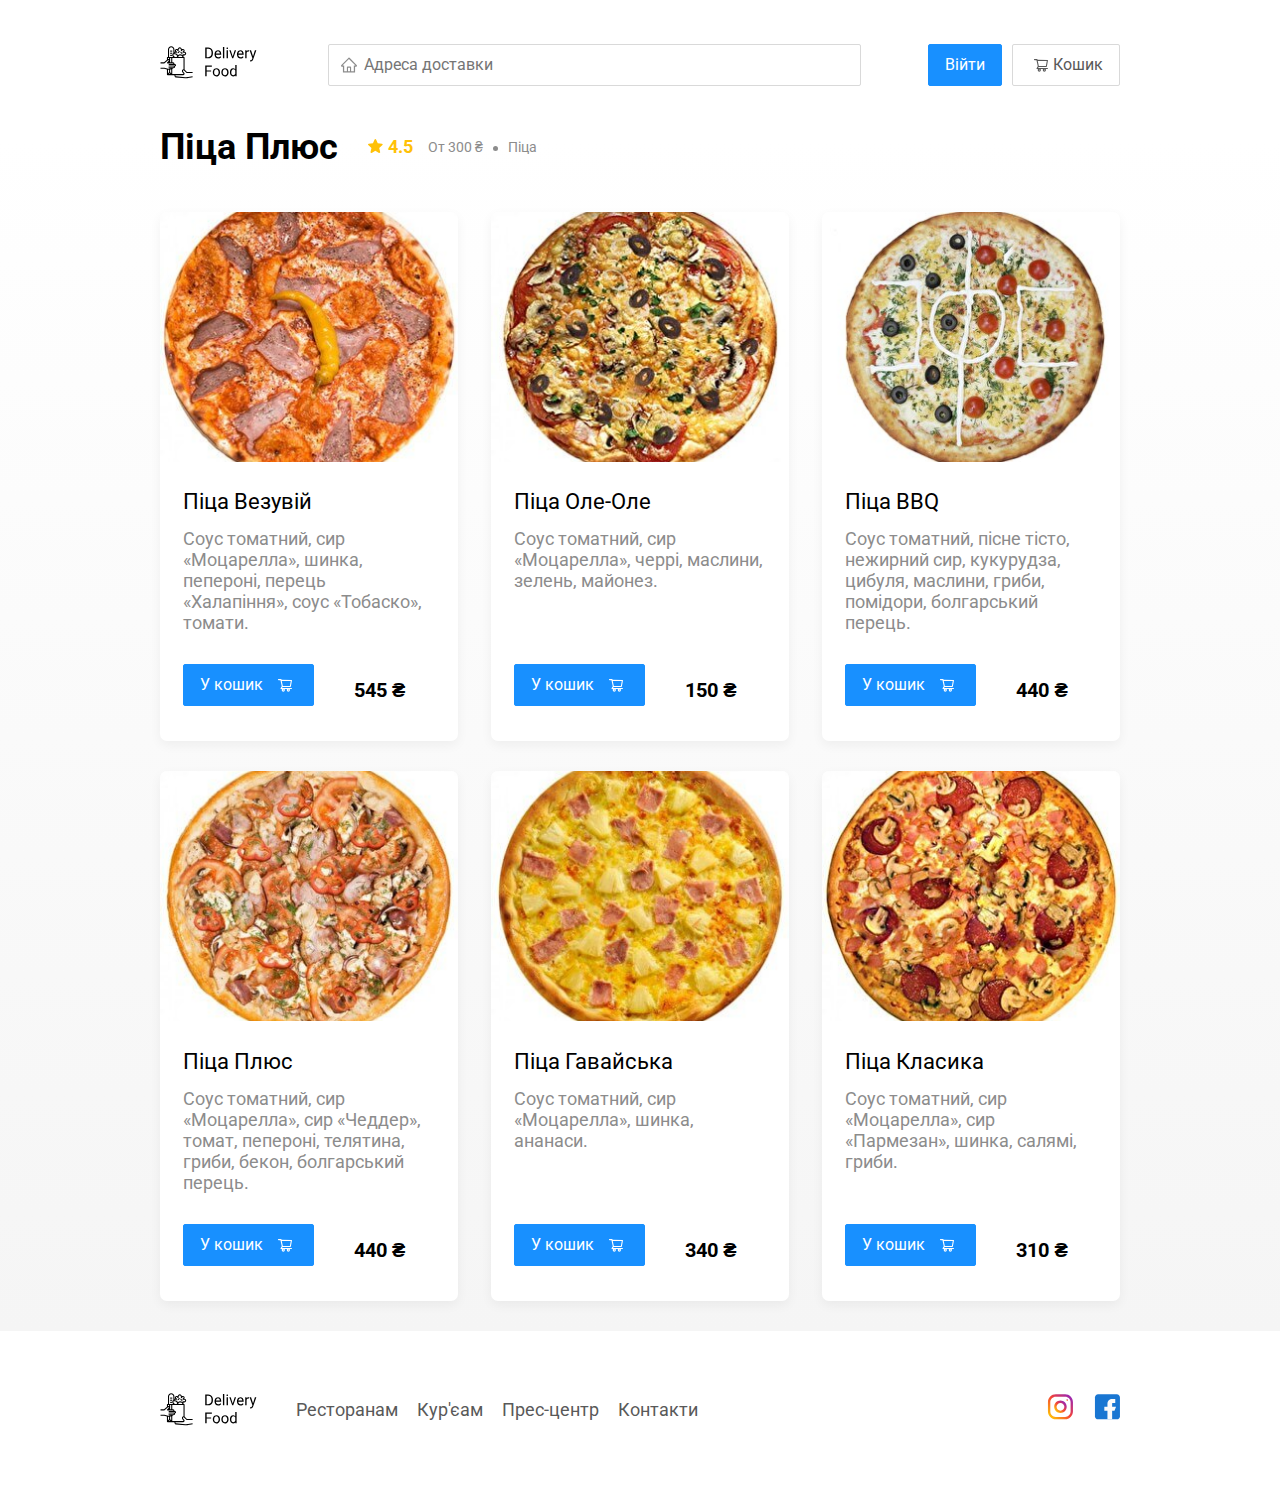
<file: restaurant.html>
<!DOCTYPE html>
<html lang="ru">

<head>
	<meta charset="UTF-8" />
	<meta name="viewport" content="width=device-width, initial-scale=1.0" />
	<title>PizzaBurger — доставка їжі додому</title>
	<link href="https://fonts.googleapis.com/css?family=Roboto:400,700&display=swap&subset=cyrillic" rel="stylesheet" />
	<link rel="stylesheet" href="css/normalize.css" />
	<link rel="stylesheet" href="css/style.css" />
</head>

<body>
	<div class="container">
		<header class="header">
			<a href="index.html" class="logo">
				<img src="img/icon/logo.svg" alt="Logo" />
			</a>
			<label class="address">
				<input type="text" class="input input-address" placeholder="Адреса доставки" />
			</label>
			<div class="buttons">
				<span class="user-name"></span>
				<button class="button button-primary button-auth" id="openAuth">
					<span class="button-auth-svg"></span>
					<span class="button-text">Війти</span>
				</button>
				<button class="button button-primary button-out" id="logout">
					<span class="button-text">Вийти</span>
					<span class="button-out-svg"></span>
				</button>
				<button class="button" id="cart-button">
					<span class="button-cart-svg"></span>
					<span class="button-text">Кошик</span>
				</button>
			</div>
		</header>
	</div>
	<!-- /.container  -->

	<main class="main">
		<div class="container">
			<section class="menu">
				<div class="section-heading">
					<h2 class="section-title restaurant-title">Піца Плюс</h2>
					<div class="card-info">
						<div class="rating">
							4.5
						</div>
						<div class="price">От 300 ₴</div>
						<div class="category">Піца</div>
					</div>
				</div>
				<div class="cards cards-menu">
					<!-- <div class="card">
						<img src="img/pizza-plus/pizza-vesuvius.jpg" alt="image" class="card-image" />
						<div class="card-text">
							<div class="card-heading">
								<h3 class="card-title card-title-reg">Піца Везувій</h3>
							</div>
							<div class="card-info">
								<div class="ingredients">Соус томатний, сир «Моцарелла», шинка, пепероні, перець
									«Халапіння», соус «Тобаско», томати.
								</div>
							</div>
							<div class="card-buttons">
								<button class="button button-primary button-add-cart">
									<span class="button-card-text">У кошик</span>
									<span class="button-cart-svg"></span>
								</button>
								<strong class="card-price-bold">545 ₴</strong>
							</div>
						</div>
					</div>

					<div class="card">
						<img src="img/pizza-plus/pizza-girls.jpg" alt="image" class="card-image" />
						<div class="card-text">
							<div class="card-heading">
								<h3 class="card-title card-title-reg">Піца BBQ</h3>
							</div>
							<div class="card-info">
								<div class="ingredients">Соус томатний, пісне тісто, нежирний сир, кукурудза, цибуля,
									маслини,
									гриби, помідори, болгарський перець
								</div>
							</div>
							<div class="card-buttons">
								<button class="button button-primary button-add-cart">
									<span class="button-card-text">У кошик</span>
									<span class="button-cart-svg"></span>
								</button>
								<strong class="card-price-bold">150 ₴</strong>
							</div>
						</div>
					</div>

					<div class="card">
						<img src="img/pizza-plus/pizza-oleole.jpg" alt="image" class="card-image" />
						<div class="card-text">
							<div class="card-heading">
								<h3 class="card-title card-title-reg">Піца Оле-Оле</h3>
							</div>
							<div class="card-info">
								<div class="ingredients">Соус томатний, сир «Моцарелла», черрі, маслини, зелень, майонез
								</div>
							</div>
							<div class="card-buttons">
								<button class="button button-primary button-add-cart">
									<span class="button-card-text">У кошик</span>
									<span class="button-cart-svg"></span>
								</button>
								<strong class="card-price-bold">440 ₴</strong>
							</div>
						</div>
					</div>

					<div class="card">
						<img src="img/pizza-plus/pizza-plus.jpg" alt="image" class="card-image" />
						<div class="card-text">
							<div class="card-heading">
								<h3 class="card-title card-title-reg">Піца Плюс</h3>
							</div>
							<div class="card-info">
								<div class="ingredients">Соус томатний, сир «Моцарелла», сир «Чеддер», томат,
									пепероні,
									телятина, гриби, бекон, болгарський перець.
								</div>
							</div>
							<div class="card-buttons">
								<button class="button button-primary button-add-cart">
									<span class="button-card-text">У кошик</span>
									<span class="button-cart-svg"></span>
								</button>
								<strong class="card-price-bold">405 ₴</strong>
							</div>
						</div>
					</div>

					<div class="card">
						<img src="img/pizza-plus/pizza-hawaiian.jpg" alt="image" class="card-image" />
						<div class="card-text">
							<div class="card-heading">
								<h3 class="card-title card-title-reg">Піца Гавайська</h3>
							</div>
							<div class="card-info">
								<div class="ingredients">Соус томатний, сир «Моцарелла», шинка, ананаси</div>
							</div>
							<div class="card-buttons">
								<button class="button button-primary button-add-cart">
									<span class="button-card-text">У кошик</span>
									<span class="button-cart-svg"></span>
								</button>
								<strong class="card-price-bold">340 ₴</strong>
							</div>
						</div>
					</div>

					<div class="card">
						<img src="img/pizza-plus/pizza-classic.jpg" alt="image" class="card-image" />
						<div class="card-text">
							<div class="card-heading">
								<h3 class="card-title card-title-reg">Піца Класика</h3>
							</div>
							<div class="card-info">
								<div class="ingredients">Соус томатний, сир «Моцарелла», сир «Пармезан», шинка,
									салямі,
									гриби.
								</div>
							</div>
							<div class="card-buttons">
								<button class="button button-primary button-add-cart">
									<span class="button-card-text">У кошик</span>
									<span class="button-cart-svg"></span>
								</button>
								<strong class="card-price-bold">310 ₴</strong>
							</div>
						</div>
					</div> -->
				</div>
				<!-- /.cards -->
			</section>
		</div>
		<!-- /.container -->
	</main>

	<footer class="footer">
		<div class="container">
			<div class="footer-block">
				<img src="img/icon/logo.svg" alt="logo" class="logo footer-logo" />
				<nav class="footer-nav">
					<a href="#" class="footer-link">Ресторанам </a>
					<a href="#" class="footer-link">Кур'єам</a>
					<a href="#" class="footer-link">Прес-центр</a>
					<a href="#" class="footer-link">Контакти</a>
				</nav>
				<div class="social-links">
					<a href="#" class="social-link"><img src="img/social/instagram.svg" alt="instagram" /></a>
					<a href="#" class="social-link"><img src="img/social/fb.svg" alt="facebook" /></a>
				</div>
				<!-- /.social-links -->
			</div>
			<!-- /.footer-block -->
		</div>
	</footer>

	<div class="modal modal-cart">
		<div class="modal-dialog">
			<div class="modal-header">
				<h3 class="modal-title">Кошик</h3>
				<button class="close">&times;</button>
			</div>
			<!-- /.modal-header -->
			<div class="modal-body">
				<div class="food-row">
					<span class="food-name">Рол вугор стандарт</span>
					<strong class="food-price">250 ₴</strong>
					<div class="food-counter">
						<button class="counter-button">-</button>
						<span class="counter">1</span>
						<button class="counter-button">+</button>
					</div>
				</div>
				<!-- /.foods-row -->
				<div class="food-row">
					<span class="food-name">Рол вугор стандарт</span>
					<strong class="food-price">250 ₴</strong>
					<div class="food-counter">
						<button class="counter-button">-</button>
						<span class="counter">1</span>
						<button class="counter-button">+</button>
					</div>
				</div>
				<!-- /.foods-row -->
				<div class="food-row">
					<span class="food-name">Рол вугор стандарт</span>
					<strong class="food-price">250 ₴</strong>
					<div class="food-counter">
						<button class="counter-button">-</button>
						<span class="counter">1</span>
						<button class="counter-button">+</button>
					</div>
				</div>
				<!-- /.foods-row -->
				<div class="food-row">
					<span class="food-name">Рол вугор стандарт</span>
					<strong class="food-price">250 ₴</strong>
					<div class="food-counter">
						<button class="counter-button">-</button>
						<span class="counter">1</span>
						<button class="counter-button">+</button>
					</div>
				</div>
				<!-- /.foods-row -->
			</div>
			<!-- /.modal-body -->
			<div class="modal-footer">
				<span class="modal-pricetag">1250 ₴</span>
				<div class="footer-buttons">
					<button class="button button-primary">Оформити замовлення</button>
					<button class="button clear-cart">Скасувати</button>
				</div>
			</div>
			<!-- /.modal-footer -->
		</div>
		<!-- /.modal-dialog -->
	</div>

	<div class="modal-auth">
		<div class="modal-dialog modal-dialog-auth">
			<button class="close-auth" id="closeAuth">&times;</button>
			<form id="logInForm">
				<fieldset class="modal-body">
					<legend class="modal-title">Авторизація</legend>
					<label class="label-auth">
						<span>Логін</span>
						<input id="login" type="text">
					</label>
					<label class="label-auth">
						<span>Пароль</span>
						<input id="password" type="password">
					</label>
				</fieldset>
				<!-- /.modal-body -->
				<div class="modal-footer">
					<div class="footer-buttons">
						<button class="button button-primary button-login" type="submit">Війти</button>
					</div>
				</div>
			</form>
			<!-- /.modal-footer -->
		</div>
		<!-- /.modal-dialog -->
	</div>
</body>
<script src="js/restaurant.js" type="module"></script>

</html>
</file>
<file: css/style.css>
* {
    box-sizing: border-box;
}

body {
    font-family: "Roboto", sans-serif;
    padding-top: 44px;
}

a,
button {
    cursor: pointer;
    color: inherit;
}

.hide {
    display: none;
}

.container {
    max-width: 1200px;
    margin: auto;
}

.header {
    display: flex;
    align-items: center;
    justify-content: space-between;
    margin-bottom: 40px;
}

.input {
    background-color: #ffffff;
    border: 1px solid #d9d9d9;
    border-radius: 2px;
    font-size: 16px;
    line-height: 24px;
    padding: 8px 8px 8px 35px;
    background-repeat: no-repeat;
    background-position: left 11px center;
}

.address {
    flex: 0.8;
}

.input-address {
    width: 100%;
    background-image: url(../img/icon/home.svg);
}

.search {
    margin-left: auto;
}

.input-search {
    width: 300px;
    background-image: url(../img/icon/search.svg);

}

.buttons {
    display: flex;
    align-items: center;
}

.button {
    display: flex;
    align-items: center;
    padding: 8px 16px;
    background: #ffffff;
    border: 1px solid #d9d9d9;
    box-sizing: border-box;
    box-shadow: 0 0 2px rgba(0, 0, 0, 0.0015);
    border-radius: 2px;
    color: #595959;
    font-size: 16px;
    line-height: 24px;
}

.button:hover {
    background: #1890ff;
    border: 1px solid #1890ff;
    color: #fff;
}


.button-primary {
    background: #1890ff;
    border: 1px solid #1890ff;
    color: #fff;
    margin-right: 10px;
}

.button-primary:hover {
    background: #ffffff;
    border: 1px solid #d9d9d9;
    color: #595959;
}

.button-icon {
    margin-right: 6px;
}

.button-card-text {
    margin-right: 10px;
}

.button-auth {
    background-position: 20px 13px;
}

.button-primary .button-auth-svg {
    width: 24px;
    height: 24px;
    background-color: #fff;
    -webkit-mask: url("../img/icon/user.svg") no-repeat 50% 50%;
    mask: url("../img/icon/user.svg") no-repeat 50% 50%;
    background-repeat: no-repeat;
}

.button-primary:hover .button-auth-svg {
    background-color: #595959;
}

.button .button-cart-svg {
    width: 24px;
    height: 24px;
    background-color: #595959;
    -webkit-mask: url("../img/icon/shopping-cart.svg") no-repeat 50% 50%;
    mask: url("../img/icon/shopping-cart.svg") no-repeat 50% 50%;
    background-repeat: no-repeat;
}

.button-primary .button-cart-svg {
    background-color: #fff;
}

.button:hover .button-cart-svg {
    background-color: #fff;
}

.button-primary:hover .button-cart-svg {
    background-color: #595959;
}

.button-cart {
    display: none;
    margin: 0 5px;
}

.button-out {
    display: none;
    margin: 0 5px;
}

.user-name {
    display: none;
    margin-right: 20px;
    font-weight: bold;
    font-size: 18px;
}

.promo-slider {
    width: 600px;
    height: 300px;

}

.promo {
    box-shadow: 0 7px 12px rgba(158, 158, 163, 0.1);
    border-radius: 10px;
    padding: 68px 70px;
    margin-bottom: 56px;
}

.pizza {
    background: #fff1b8 url(../img/promo/pizza.png) no-repeat top -100px right -250px / 830px
}

.kebab {
    background: #D6E4FF url(../img/promo/kebab.png) no-repeat top 45px right 40px / 450px;
}

.vegetables {
    background: #FFF566 url(../img/promo/vegetables.png) no-repeat top 0 right 0 / 825px
}

.sushi {
    background: #FFF1F0 url(../img/promo/sushi.png) no-repeat top 10px right 15px / 500px
}

.promo-title {
    font-style: normal;
    font-weight: bold;
    font-size: 39px;
    line-height: 46px;
    color: #302c34;
}

.promo-text {
    font-style: normal;
    font-weight: normal;
    font-size: 24px;
    line-height: 28px;
    color: #302c34;
    max-width: 538px;
}

.main {
    background: linear-gradient(180deg, rgba(245, 245, 245, 0) 1.04%, #f5f5f5 100%);
}

.section-heading {
    display: flex;
    align-items: center;
    margin-bottom: 44px;
}

.section-title {
    font-style: normal;
    font-weight: bold;
    font-size: 36px;
    line-height: 42px;
    margin: 0 30px 0 0;
    color: #000000;
}

.cards {
    display: flex;
    align-items: flex-start;
    justify-content: space-between;
    flex-wrap: wrap;
}

.card {
    background: #ffffff;
    box-shadow: 0 4px 12px rgba(0, 0, 0, 0.05);
    border-radius: 7px;
    overflow: hidden;
    margin-bottom: 30px;
    flex-basis: 31%;
    text-decoration: none;

}

.card-restaurant {
    cursor: pointer
}

.card-image {
    width: 100%;
    height: 250px;
    object-fit: cover;
}


.card-text {
    padding: 20px 23px 35px;
    min-height: 275px;
    display: flex;
    flex-direction: column;
}



.restaurants .card-text {
    min-height: auto;
}

.card-heading {
    display: flex;
    align-items: center;
    justify-content: space-between;
    margin-bottom: 10px;
}

.card-title {
    margin: 0;
    font-style: normal;
    font-weight: bold;
    font-size: 22px;
    line-height: 32px;
}

.card-title-reg {
    font-weight: 400;
}

.card-tag {
    font-style: normal;
    font-weight: normal;
    font-size: 12px;
    line-height: 20px;
    color: #ffffff;
    background: #262626;
    border-radius: 2px;
    padding: 1px 8px;
}

.card-info {
    display: flex;
    align-items: center;
    flex-wrap: wrap;
}

.card-buttons {
    display: flex;
    margin-top: 24px;
    flex-grow: 1;
    align-items: flex-end;
}

.card-price-bold {
    font-weight: bold;
    font-size: 20px;
    line-height: 32px;
    margin-left: 30px;
}

.rating {
    background-image: url("../img/icon/rating.svg");
    background-repeat: no-repeat;
    background-position: 0 7px;
    padding-left: 20px;
    margin-right: 26px;
    color: #ffc107;
    font-weight: bold;
    font-size: 18px;
    line-height: 32px;
}

.price,
.category {
    color: #8c8c8c;
    font-size: 18px;
    line-height: 32px;
}

.price {
    margin-right: 10px;
}

.ingredients {
    color: #8c8c8c;
    font-size: 18px;
    line-height: 21px;
}

.category {
    text-overflow: ellipsis;
    overflow: hidden;
    white-space: nowrap;
    max-width: 150px;
}

.price:after {
    content: "";
    width: 5px;
    height: 5px;
    background-color: #8c8c8c;
    display: inline-block;
    vertical-align: middle;
    border-radius: 50%;
    margin-left: 10px;
}

.footer {
    padding: 60px 0;
}

.footer-block {
    display: flex;
    align-items: center;
    justify-content: space-between;
}

.footer-nav {
    margin-left: 35px;
    margin-right: auto;
}

.footer-link {
    display: inline-block;
    color: #595959;
    font-style: normal;
    font-weight: normal;
    font-size: 18px;
    line-height: 21px;
    text-decoration: none;
}

.footer-link:not(:last-child) {
    margin-right: 15px;
}

.social-links {
    display: flex;
    align-items: center;
}

.social-link:not(:last-child) {
    margin-right: 21px;
}

.modal {
    position: fixed;
    left: 0;
    top: 0;
    width: 100%;
    height: 100%;
    background: rgba(0, 0, 0, 0.4);
    display: none;
    z-index: 999;
}

.modal-auth {
    position: fixed;
    left: 0;
    top: 0;
    width: 100%;
    height: 100%;
    background: rgba(0, 0, 0, 0.4);
    display: none;
    z-index: 999;
}

.is-open {
    display: flex;
}

.modal-dialog {
    max-width: 780px;
    width: 95%;
    background: #ffffff;
    border-radius: 5px;
    margin: auto;
    padding: 40px 45px;
}

.modal-dialog-auth {
    width: auto;
    position: relative;
}

.label-auth {
    display: block;
    margin: 30px;
}

.label-auth span {
    width: 80px;
    display: inline-block;
}

.label-auth .message {
    width: 300px;
    display: inline-block;
}

.modal-header {
    display: flex;
    align-items: center;
    justify-content: space-between;
    margin-bottom: 45px;
}

.modal-title {
    margin: 0;
    font-weight: bold;
    font-size: 36px;
    line-height: 42px;
}

.close {
    font-size: 36px;
    border: none;
    background-color: transparent;
}

.close-auth {
    font-size: 36px;
    border: none;
    background-color: transparent;
    position: absolute;
    top: 10px;
    right: 20px;
}

.modal-body {
    margin-bottom: 22px;
}

.food-row {
    display: flex;
    align-items: flex-start;
    justify-content: space-between;
    padding-bottom: 8px;
    border-bottom: 1px solid #d9d9d9;
    margin-bottom: 15px;
}

.food-name {
    font-weight: normal;
    font-size: 18px;
    line-height: 32px;
}

.food-price {
    margin-left: auto;
    margin-right: 47px;
    font-weight: bold;
    font-size: 20px;
    line-height: 32px;
}

.food-counter {
    display: flex;
    align-items: center;
}

.counter-button {
    display: flex;
    align-items: center;
    justify-content: center;
    width: 39px;
    height: 32px;
    background: #ffffff;
    border: 1px solid #40a9ff;
    box-sizing: border-box;
    border-radius: 2px;
    font-weight: normal;
    font-size: 14px;
    line-height: 22px;
    color: #40a9ff;
}

.counter-button:hover {
    background: #40a9ff;
    border: 1px solid #ffffff;
    color: #ffffff;
}

.counter {
    font-size: 16px;
    line-height: 24px;
    margin-left: 10px;
    margin-right: 10px;
}

.modal-footer {
    display: flex;
    align-items: center;
    justify-content: space-between;
}

.modal-auth .modal-footer {
    justify-content: flex-end;
}

.footer-buttons {
    display: flex;
    align-items: center;
}

.modal-pricetag {
    background: #262626;
    border-radius: 5px;
    color: #ffffff;
    padding: 15px 20px;
    font-size: 20px;
    line-height: 23px;
}

.swiper{
    height: 450px;
}

@media (max-width: 1366px) {
    .container {
        max-width: 960px;
    }

    .pizza {
        background-position: center right -300px;
        background-size: 750px;
    }


    .kebab {
        background-position: top -5px right -93px;
        background-size: 530px;
    }

    .vegetables {
        background-position: top 0 right -93px;
        background-size: 820px;
    }

    .sushi {
        background-position: center right -90px;
    }

    .rating {
        margin-right: 15px;
    }

    .category,
    .price {
        font-size: 14px;
    }
}

@media (max-width: 992px) {
    .container {
        max-width: 750px;
    }



    .pizza {
        padding: 50px;
        background-size: 500px;
        background-position: center right -200px;
    }


    .kebab {
        background-position: top 55px right -100px;
        background-size: 385px;
    }

    .vegetables {
        background-position: top 0 right -280px;
        background-size: 810px;
    }

    .sushi {
        background-position: top 30px right -175px;
    }



    .promo-text {
        font-size: 18px;
        max-width: 400px;
    }

    .card {
        flex-basis: 49%;
    }

    .footer-link {
        font-size: 16px;
    }
}

@media (max-width: 768px) {
    .container {
        max-width: 560px;
    }

    .card-info {
        flex-wrap: wrap;
    }

    .card .rating {
        flex-basis: 100%;
    }

    .card-title {
        font-size: 18px;
    }

    .card-text {
        min-height: 290px;
    }

    .card-price-bold {
        margin-left: 20px;
    }


    .pizza {
        background-size: 400px;
        background-position: bottom 50px right -200px;
    }


    .kebab {
        background-position: top -5px right -74px;
        background-size: 300px;
    }

    .vegetables {
        background-position: top 0 right -240px;
        background-size: 702px;
    }

    .sushi {
        background-position: top -24px right -75px;
        background-size: 302px;
    }

    .promo-title {
        font-size: 24px;
        line-height: 1.4;
    }

    .promo-text {
        margin-top: 0;
    }
}

@media (max-width: 578px) {
    .container {
        width: 90%;
    }

    .address {
        min-width: 100%;
        order: 1;
    }

    .header {
        flex-wrap: wrap;
    }

    .input-address {
        margin-top: 15px;
        order: 5;
        flex: 1;
    }

    .promo {
        background-image: none;
    }

    .promo-title {
        margin-bottom: 10px;
    }

    .section-title {
        font-size: 20px;
    }

    .card {
        flex-basis: 100%;
    }

    .card-text {
        min-height: auto;
    }

    .card-image {
        width: 100%;
    }

    .footer {
        padding: 30px 0;
    }

    .footer-block {
        align-items: flex-start;
    }

    .footer-nav {
        margin-left: 0;
        margin-right: 0;
        order: 0;
        display: flex;
        flex-direction: column;
    }

    .footer-logo {
        margin-right: 15px;
        order: 1;
    }

    .social-links {
        order: 2;
    }
}

@media (max-width: 480px) {
    .button-text {
        display: none;
    }

    .button-icon {
        margin: 0;
    }

    .user-name {
        margin: 10px;

    }

    .buttons {
        flex-wrap: wrap;
        margin-left: auto;
    }

    .button {
        min-height: 40px;
        padding: 5px 12px;

    }

    .button-out-svg {
        width: 24px;
        height: 24px;
        background-color: #fff;
        -webkit-mask: url(../img/icon/logout.svg) no-repeat 50% 50%;
        mask: url(../img/icon/logout.svg) no-repeat 50% 50%;
        background-repeat: no-repeat;
        -webkit-mask-size: 20px;
        mask-size: 20px;
    }

    .promo {
        padding: 20px;
    }

    .section-heading {
        flex-wrap: wrap;
    }

    .footer-block {
        flex-wrap: wrap;
        flex-direction: column;
        align-items: center;
    }

    .footer-logo {
        order: 0;
        margin-bottom: 20px;
    }

    .footer-nav {
        margin-bottom: 20px;
        text-align: center;
    }

    .footer-link:not(:last-child) {
        margin-right: 0;
    }
}
</file>
